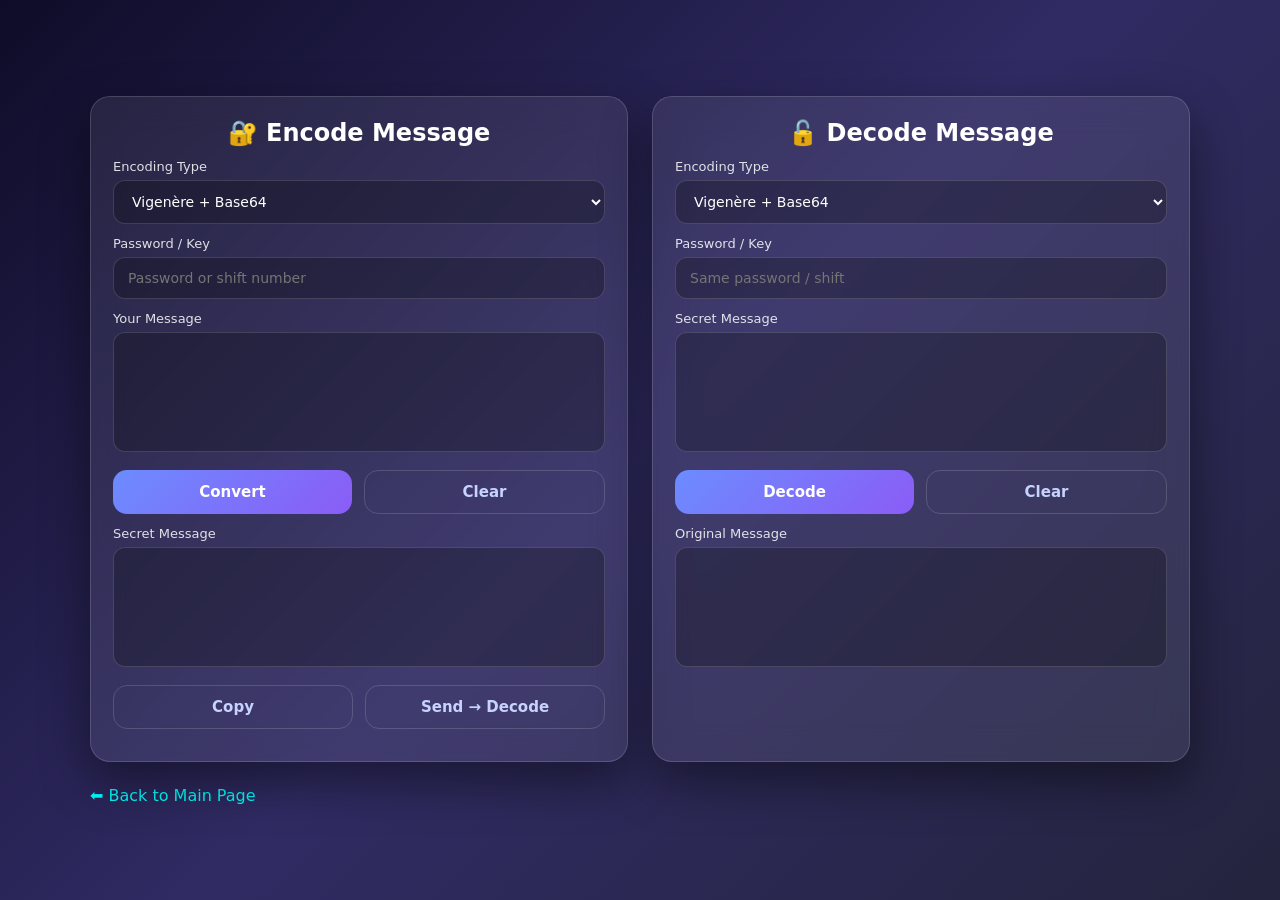
<file: pages/mesg-converter.html>
<!DOCTYPE html>
<html lang="en">

<head>
    <meta charset="UTF-8">
    <meta name="viewport" content="width=device-width, initial-scale=1.0">

    <link rel="canonical" href="https://adandev.is-a.dev/pages/mesg-converter">
    <title>Secret Language Converter</title>

    <style>
        :root {
            --bg1: #0f0c29;
            --bg2: #302b63;
            --bg3: #24243e;
            --glass: rgba(255, 255, 255, 0.08);
            --border: rgba(255, 255, 255, 0.15);
            --accent: #6c8cff;
            --success: #4ade80;
            --error: #fb7185;
        }

        * {
            box-sizing: border-box;
            font-family: "Poppins", system-ui, sans-serif;
        }

        body {
            min-height: 100vh;
            margin: 0;
            background: linear-gradient(135deg, var(--bg1), var(--bg2), var(--bg3));
            display: flex;
            justify-content: center;
            align-items: center;
            color: #fff;
        }

        .app {
            width: 95%;
            max-width: 1100px;
            display: grid;
            grid-template-columns: 1fr 1fr;
            gap: 24px;
        }

        .panel {
            background: var(--glass);
            backdrop-filter: blur(18px);
            border: 1px solid var(--border);
            border-radius: 20px;
            padding: 22px;
            box-shadow: 0 20px 50px rgba(0, 0, 0, 0.45);
            animation: slideUp .7s ease;
        }

        @keyframes slideUp {
            from {
                opacity: 0;
                transform: translateY(40px)
            }

            to {
                opacity: 1;
                transform: translateY(0)
            }
        }

        h2 {
            margin: 0 0 12px;
            font-weight: 600;
            text-align: center;
        }

        label {
            font-size: 13px;
            opacity: .85;
            display: block;
            margin-top: 12px;
        }

        input,
        textarea,
        select {
            width: 100%;
            margin-top: 6px;
            padding: 12px 14px;
            border-radius: 12px;
            border: 1px solid var(--border);
            background: rgba(0, 0, 0, 0.25);
            color: #fff;
            outline: none;
            font-size: 14px;
        }

        textarea {
            resize: none;
            min-height: 120px
        }

        .row {
            display: flex;
            gap: 12px;
            margin-top: 14px;
        }

        button {
            flex: 1;
            border: none;
            border-radius: 14px;
            padding: 12px;
            font-size: 15px;
            font-weight: 600;
            cursor: pointer;
            color: white;
            background: linear-gradient(135deg, #6c8cff, #8b5cf6);
            transition: .25s;
        }

        button:hover {
            transform: translateY(-3px) scale(1.03);
            box-shadow: 0 10px 30px rgba(0, 0, 0, .4);
        }

        button.ghost {
            background: transparent;
            border: 1px solid var(--border);
            color: #c7d2fe;
        }

        .status {
            margin-top: 10px;
            font-size: 13px;
            text-align: center;
        }

        .success {
            color: var(--success)
        }

        .error {
            color: var(--error)
        }

        @media(max-width:900px) {
            .app {
                grid-template-columns: 1fr
            }
        }
    </style>
</head>

<body>

    <div class="app">

        <!-- ENCODE -->
        <div class="panel">
            <h2>🔐 Encode Message</h2>

            <label>Encoding Type</label>
            <select id="encodeType">
                <option value="vigenere">Vigenère + Base64</option>
                <option value="caesar">Caesar Cipher</option>
                <option value="ascii">ASCII Codes</option>
            </select>

            <label>Password / Key</label>
            <input id="encodeKey" placeholder="Password or shift number">

            <label>Your Message</label>
            <textarea id="plain"></textarea>

            <div class="row">
                <button onclick="encode()">Convert</button>
                <button class="ghost" onclick="plain.value=''">Clear</button>
            </div>

            <label>Secret Message</label>
            <textarea id="cipher" readonly></textarea>

            <div class="row">
                <button class="ghost" onclick="copy(cipher)">Copy</button>
                <button class="ghost" onclick="move()">Send → Decode</button>
            </div>

            <div id="encodeStatus" class="status"></div>
        </div>

        <!-- DECODE -->
        <div class="panel">
            <h2>🔓 Decode Message</h2>

            <label>Encoding Type</label>
            <select id="decodeType">
                <option value="vigenere">Vigenère + Base64</option>
                <option value="caesar">Caesar Cipher</option>
                <option value="ascii">ASCII Codes</option>
            </select>

            <label>Password / Key</label>
            <input id="decodeKey" placeholder="Same password / shift">

            <label>Secret Message</label>
            <textarea id="cipherIn"></textarea>

            <div class="row">
                <button onclick="decode()">Decode</button>
                <button class="ghost" onclick="cipherIn.value=''">Clear</button>
            </div>

            <label>Original Message</label>
            <textarea id="result" readonly></textarea>

            <div id="decodeStatus" class="status"></div>
        </div>
        <div>
            <a href="../index.html" style="color:aqua; text-decoration: none;">⬅ Back to Main Page</a>
        </div>
    </div>

    <script>
        const encStatus = document.getElementById("encodeStatus");
        const decStatus = document.getElementById("decodeStatus");

        const b64e = s => btoa(unescape(encodeURIComponent(s)));
        const b64d = s => decodeURIComponent(escape(atob(s)));

        function encode() {
            try {
                let t = plain.value;
                let k = encodeKey.value;
                let type = encodeType.value;
                if (!t) throw "Message missing";

                let out = "";
                if (type === "vigenere") {
                    if (!k) throw "Password required";
                    for (let i = 0; i < t.length; i++)
                        out += String.fromCharCode(t.charCodeAt(i) + k.charCodeAt(i % k.length));
                    out = b64e(out);
                }
                else if (type === "caesar") {
                    let s = +k || 0;
                    out = t.replace(/[a-z]/gi, c => {
                        let b = c <= 'Z' ? 65 : 97;
                        return String.fromCharCode((c.charCodeAt(0) - b + s) % 26 + b);
                    });
                }
                else {
                    out = [...t].map(c => c.charCodeAt(0)).join(" ");
                }
                cipher.value = out;
                encStatus.innerHTML = "<span class='success'>✔ Converted</span>";
            } catch (e) {
                encStatus.innerHTML = "<span class='error'>✖ " + e + "</span>";
            }
        }

        function decode() {
            try {
                let t = cipherIn.value;
                let k = decodeKey.value;
                let type = decodeType.value;
                if (!t) throw "Secret missing";

                let out = "";
                if (type === "vigenere") {
                    if (!k) throw "Password required";
                    t = b64d(t);
                    for (let i = 0; i < t.length; i++)
                        out += String.fromCharCode(t.charCodeAt(i) - k.charCodeAt(i % k.length));
                }
                else if (type === "caesar") {
                    let s = +k || 0;
                    out = t.replace(/[a-z]/gi, c => {
                        let b = c <= 'Z' ? 65 : 97;
                        return String.fromCharCode((c.charCodeAt(0) - b - s + 26) % 26 + b);
                    });
                }
                else {
                    out = t.split(/\s+/).map(n => String.fromCharCode(+n)).join("");
                }
                result.value = out;
                decStatus.innerHTML = "<span class='success'>✔ Decoded</span>";
            } catch (e) {
                decStatus.innerHTML = "<span class='error'>✖ Failed</span>";
            }
        }

        function copy(el) {
            navigator.clipboard.writeText(el.value);
            alert("Copied!");
        }
        function move() {
            cipherIn.value = cipher.value;
            decodeType.value = encodeType.value;
        }
    </script>

</body>

</html>
</file>
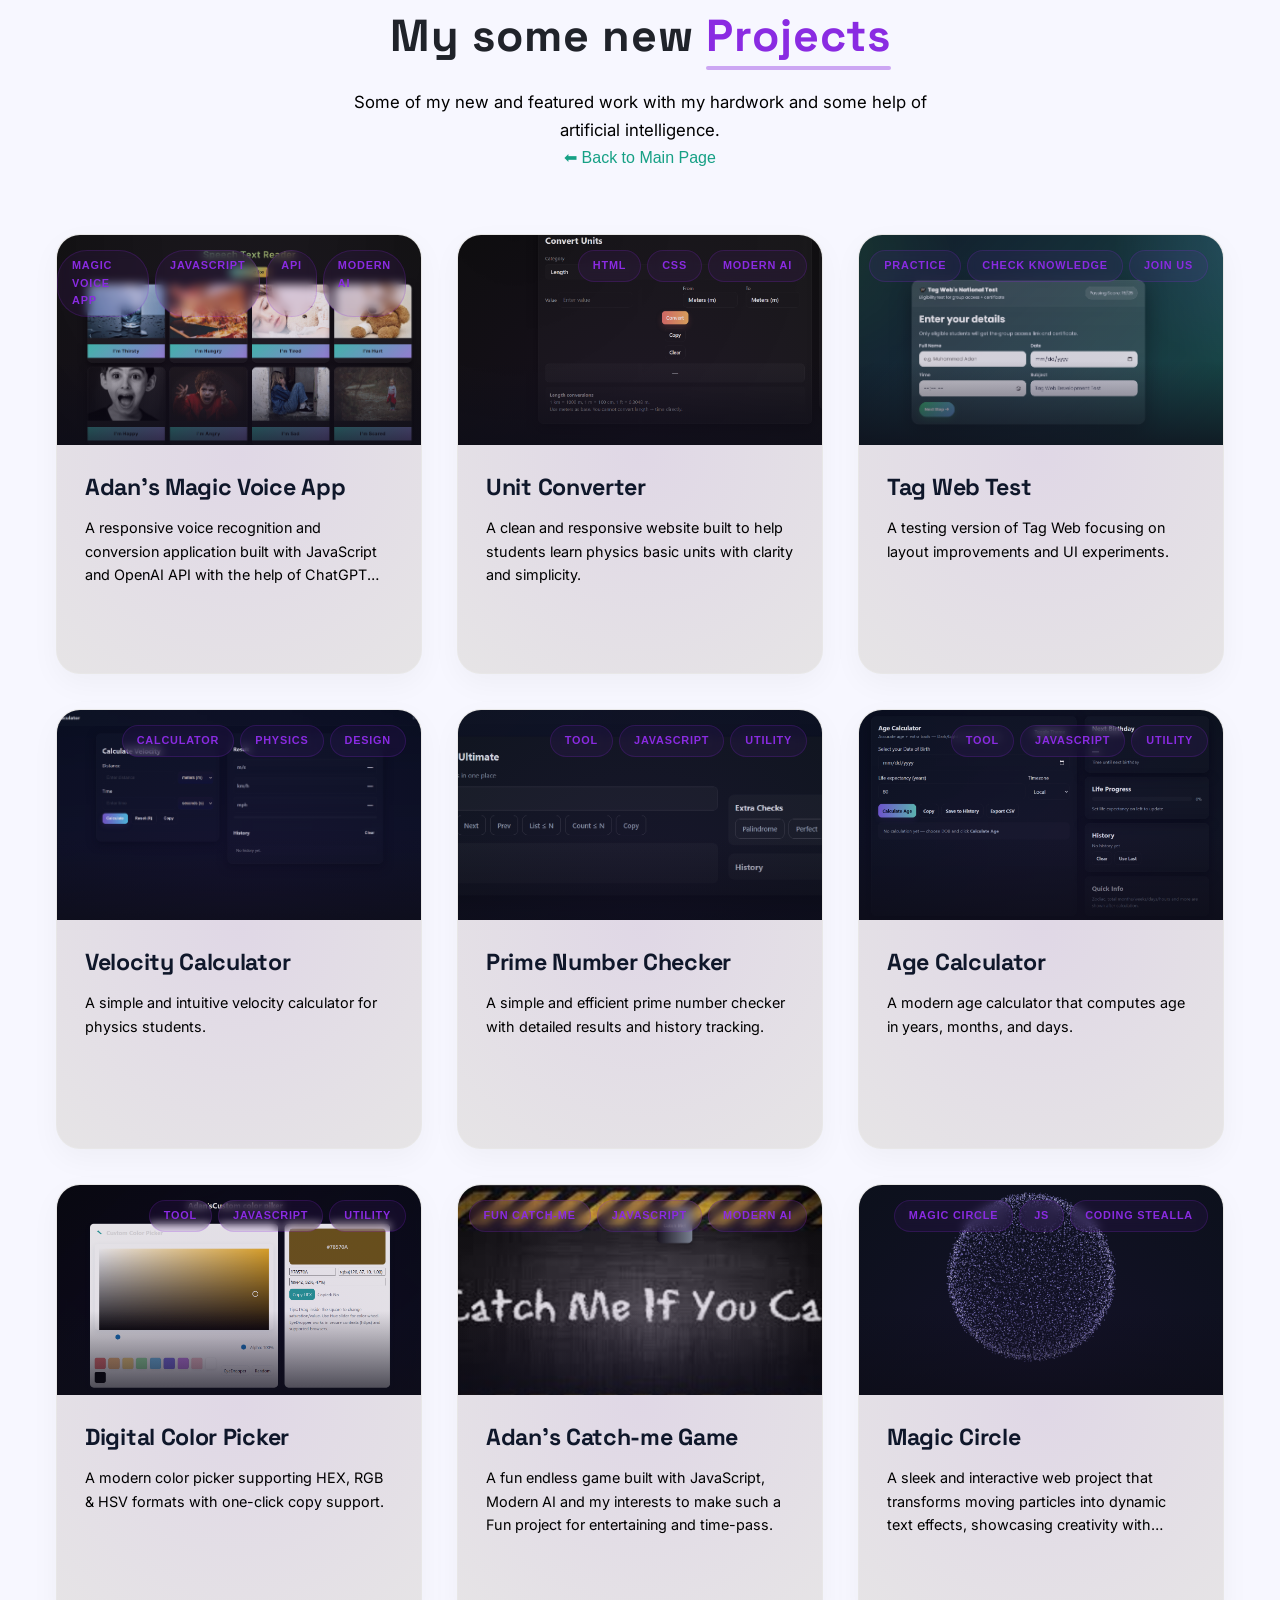
<file: pages/more-projects.html>
<!doctype html>
<html lang="en">

<head>
    <meta charset="UTF-8" />
    <meta name="viewport" content="width=device-width, initial-scale=1.0" />
    <link rel="stylesheet" href="../css/res.css" />
    <link rel="stylesheet" href="https://cdnjs.cloudflare.com/ajax/libs/font-awesome/6.5.1/css/all.min.css"
        integrity="sha512-y6L9..." crossorigin="anonymous" referrerpolicy="no-referrer" />
    <link rel="canonical" href="https://adandev.is-a.dev/pages/more-projects.html">

    <link rel="icon" type="image/x-icon" href="../images/All-projects.png" />
    <title>More Projects</title>
</head>

<body>
    <!-- Projects Section -->
    <section id="projects">
        <div class="container">
            <div class="projects-header-reveal">
                <h2 class="projects-title">
                    My some new
                    <span>Projects</span>
                </h2>
                <p class="section-subtitle">
                    Some of my new and featured work with my hardwork and some help of
                    artificial intelligence.
                </p>

                <a href="https://adandev.is-a.dev/" style="color: #16a085; text-decoration: none">⬅ Back to Main
                    Page</a>
            </div>

            <div class="projects-grid">
                <div class="project-card reveal">
                    <div class="project-img">
                        <img src="../images/magic-voice.png" alt="Adan's Magic-voice App" />
                    </div>
                    <div class="project-content">
                        <div class="project-tags">
                            <span class="tag">Magic Voice App</span>
                            <span class="tag">JavaScript</span>
                            <span class="tag">API</span>
                            <span class="tag">Modern AI</span>
                        </div>
                        <h3 class="project-title">Adan's Magic Voice App</h3>
                        <p class="project-desc">
                            A responsive voice recognition and conversion application built
                            with JavaScript and OpenAI API with the help of ChatGPT and also
                            my efforts to make it more attractive and responsive.
                        </p>
                        <div class="project-links">
                            <a href="https://magic-voice.vercel.app/" class="project-link" target="_blank"
                                rel="noopener noreferrer"><i class="fas fa-external-link-alt"></i>Live Demo</a>
                            <a href="https://github.com/adansuhailch-cell/Magic-voice.git" class="project-link"
                                target="_blank" rel="noopener noreferrer"><i class="fab fa-github"></i>Code</a>
                        </div>
                    </div>
                </div>

                <!-- Project 1 -->
                <div class="project-card reveal">
                    <div class="project-img">
                        <img src="../images/Unit-converter.png" alt="Unit Converter" />
                    </div>
                    <div class="project-content">
                        <div class="project-tags">
                            <span class="tag">HTML</span>
                            <span class="tag">CSS</span>
                            <span class="tag">Modern AI</span>
                        </div>
                        <h3 class="project-title">Unit Converter</h3>
                        <p class="project-desc">
                            A clean and responsive website built to help students learn
                            physics basic units with clarity and simplicity.
                        </p>
                        <div class="project-links">
                            <a href="https://unit-pro-converter.vercel.app/" class="project-link" target="_blank"
                                rel="noopener noreferrer"><i class="fas fa-external-link-alt"></i> Live Demo</a>
                            <a href="https://github.com/adansuhailch-cell/Unit-converter.git" class="project-link"
                                target="_blank" rel="noopener noreferrer"><i class="fab fa-github"></i> Code</a>
                        </div>
                    </div>
                </div>

                <!-- Project 2 -->
                <div class="project-card reveal">
                    <div class="project-img">
                        <img src="../assets/tag-web-test.png" alt="Tag Web Test" />
                    </div>
                    <div class="project-content">
                        <div class="project-tags">
                            <span class="tag">Practice</span>
                            <span class="tag">check Knowledge</span>
                            <span class="tag">join us</span>
                        </div>
                        <h3 class="project-title">Tag Web Test</h3>
                        <p class="project-desc">
                            A testing version of Tag Web focusing on layout improvements and
                            UI experiments.
                        </p>
                        <div class="project-links">
                            <a href="https://tag-web-digitaltest.netlify.app/" class="project-link" target="_blank"
                                rel="noopener noreferrer"><i class="fas fa-external-link-alt"></i> Live Demo</a>
                            <a href="https://github.com/adansuhailch-cell/Tag-web-digitaltest.git" class="project-link"
                                target="_blank" rel="noopener noreferrer"><i class="fab fa-github"></i> Code</a>
                        </div>
                    </div>
                </div>

                <!-- Project 3 -->
                <div class="project-card reveal">
                    <div class="project-img">
                        <img src="../images/Velocity-calculator.png" alt="Velocity Calculator" />
                    </div>
                    <div class="project-content">
                        <div class="project-tags">
                            <span class="tag">Calculator</span>
                            <span class="tag">Physics</span>
                            <span class="tag">Design</span>
                        </div>
                        <h3 class="project-title">Velocity Calculator</h3>
                        <p class="project-desc">
                            A simple and intuitive velocity calculator for physics students.
                        </p>
                        <div class="project-links">
                            <a href="https://velocity-pro-calculator.vercel.app/" class="project-link" target="_blank"
                                rel="noopener noreferrer"><i class="fas fa-external-link-alt"></i> Live Demo</a>
                            <a href="https://github.com/adansuhailch-cell/Velocity-calculator.git" class="project-link"
                                target="_blank" rel="noopener noreferrer"><i class="fab fa-github"></i> Code</a>
                        </div>
                    </div>
                </div>

                <!-- Project 4 -->
                <div class="project-card reveal">
                    <div class="project-img">
                        <img src="../images/prime-number.png" alt="Prime Number Checker" />
                    </div>
                    <div class="project-content">
                        <div class="project-tags">
                            <span class="tag">Tool</span>
                            <span class="tag">JavaScript</span>
                            <span class="tag">Utility</span>
                        </div>
                        <h3 class="project-title">Prime Number Checker</h3>
                        <p class="project-desc">
                            A simple and efficient prime number checker with detailed
                            results and history tracking.
                        </p>
                        <div class="project-links">
                            <a href="https://amazing-prime-number-checker.vercel.app/" class="project-link"
                                target="_blank" rel="noopener noreferrer"><i class="fas fa-external-link-alt"></i> Live
                                Demo</a>
                            <a href="https://github.com/adansuhailch-cell/Prime-number-checker.git" class="project-link"
                                target="_blank" rel="noopener noreferrer"><i class="fab fa-github"></i> Code</a>
                        </div>
                    </div>
                </div>

                <div class="project-card reveal">
                    <div class="project-img">
                        <img src="../images/agecalculator.png" alt="Age Calculator" />
                    </div>
                    <div class="project-content">
                        <div class="project-tags">
                            <span class="tag">Tool</span>
                            <span class="tag">JavaScript</span>
                            <span class="tag">Utility</span>
                        </div>
                        <h3 class="project-title">Age Calculator</h3>
                        <p class="project-desc">
                            A modern age calculator that computes age in years, months, and
                            days.
                        </p>
                        <div class="project-links">
                            <a href="https://amazing-age-calculator.vercel.app/" class="project-link" target="_blank"
                                rel="noopener noreferrer"><i class="fas fa-external-link-alt"></i> Live Demo</a>
                            <a href="https://github.com/adansuhailch-cell/Age-calculator.git" class="project-link"
                                target="_blank" rel="noopener noreferrer"><i class="fab fa-github"></i> Code</a>
                        </div>
                    </div>
                </div>

                <div class="project-card reveal">
                    <div class="project-img">
                        <img src="../images/color-piker.png" alt="Digital Color Picker" />
                    </div>
                    <div class="project-content">
                        <div class="project-tags">
                            <span class="tag">Tool</span>
                            <span class="tag">JavaScript</span>
                            <span class="tag">Utility</span>
                        </div>
                        <h3 class="project-title">Digital Color Picker</h3>
                        <p class="project-desc">
                            A modern color picker supporting HEX, RGB & HSV formats with
                            one-click copy support.
                        </p>
                        <div class="project-links">
                            <a href="https://amazing-color-picker.vercel.app/" class="project-link" target="_blank"
                                rel="noopener noreferrer"><i class="fas fa-external-link-alt"></i> Live Demo</a>
                            <a href="https://github.com/adansuhailch-cell/Color-picker.git" class="project-link"
                                target="_blank" rel="noopener noreferrer"><i class="fab fa-github"></i> Code</a>
                        </div>
                    </div>
                </div>

                <!-- Project 6 -->
                <div class="project-card reveal">
                    <div class="project-img">
                        <img src="../images/Carch-me.png" alt="Carch-me Project game" />
                    </div>
                    <div class="project-content">
                        <div class="project-tags">
                            <span class="tag">Fun Catch-me</span>
                            <span class="tag">JavaScript</span>
                            <span class="tag">Modern AI</span>
                        </div>
                        <h3 class="project-title">Adan's Catch-me Game</h3>
                        <p class="project-desc">
                            A fun endless game built with JavaScript, Modern AI and my
                            interests to make such a Fun project for entertaining and
                            time-pass.
                        </p>
                        <div class="project-links">
                            <a href="https://dareto-catch-me.vercel.app/" class="project-link" target="_blank"
                                rel="noopener noreferrer"><i class="fas fa-external-link-alt"></i> Live Demo</a>
                            <a href="https://github.com/adansuhailch-cell/Catch-me.git" class="project-link"
                                target="_blank" rel="noopener noreferrer"><i class="fab fa-github"></i>
                                Code</a>
                        </div>
                    </div>
                </div>

                <!-- Project 1 -->
                <div class="project-card reveal">
                    <div class="project-img">
                        <img src="../images/circle.png" alt="Magic Circle" />
                    </div>
                    <div class="project-content">
                        <div class="project-tags">
                            <span class="tag">Magic Circle</span>
                            <span class="tag">JS</span>
                            <span class="tag">Coding Stealla</span>
                        </div>
                        <h3 class="project-title">Magic Circle</h3>
                        <p class="project-desc">A sleek and interactive web project that transforms moving
                            particles into dynamic text effects, showcasing creativity with
                            efficient performance. Designed to deliver a modern digital
                            experience with responsive design and smooth transitions by <a
                                href="https://codingstella.com/" style="color: black;">codingstella.com</a>.
                            <br>
                            <span class="tag">Tip</span>:For better view tilt the screen horizontally.
                        </p>
                        <div class="project-links">
                            <a href="https://magic-particles-animation.netlify.app/" class="project-link"
                                target="_blank" rel="noopener noreferrer"><i class="fas fa-external-link-alt"></i> Live
                                Demo</a>
                            <a href="https://github.com/adansuhailch-cell/particles-to-textanimation.git"
                                class="project-link" target="_blank" rel="noopener noreferrer"><i
                                    class="fab fa-github"></i> Code</a>
                        </div>
                    </div>
                </div>
            </div>
        </div>
    </section>
</body>

</html>
</file>
<file: css/res.css>
@import url(https://fonts.googleapis.com/css?family=Space+Grotesk:300,regular,500,600,700);
@import url(https://fonts.googleapis.com/css?family=Inter:100,200,300,regular,500,600,700,800,900,100italic,200italic,300italic,italic,500italic,600italic,700italic,800italic,900italic);

*,
*::before,
*::after {
  box-sizing: border-box;
}

:root {
  /* Colors */
  --bg-surface: #010125;

  --primary: #8b5cf6;

  --text-muted: #9ca3af;

  --border: rgba(255, 255, 255, 0.1);
}

* {
  margin: 0;
  padding: 0;
  box-sizing: border-box;
}

html {
  scroll-behavior: smooth;
}

body {
  background: #010125;
  color: #f5f5f5;
  font-family: "Inter", sans-serif;
  line-height: 1.6;
  padding-top: 80px;
}

h1,
h2,
h3 {
  font-family: "Space Grotesk", sans-serif;
}

/* Lading progresstartup */
/* ===== LOADER ===== */

#loader {
  position: fixed;
  inset: 0;
  background: #0d1117;
  z-index: 999999;
  display: flex;
  justify-content: center;
  align-items: center;
  overflow: hidden;
  transition: opacity 0.8s ease,
    visibility 0.8s ease;
}

#loader.hide {
  opacity: 0;
  visibility: hidden;
}

.loader-content {
  width: 90%;
  max-width: 500px;
  text-align: center;
  color: white;
  z-index: 2;
}

/* Logo */

.logo-name {
  font-size: 4rem;
  font-weight: 800;
  letter-spacing: 6px;
  color: #00d4ff;
  animation: glow 2s infinite alternate;
}

@keyframes glow {
  from {
    text-shadow: 0 0 10px #00d4ff;
  }

  to {
    text-shadow:
      0 0 20px #00d4ff,
      0 0 40px #00d4ff;
  }
}

/* Terminal */

.terminal {
  background: rgba(255, 255, 255, 0.05);

  backdrop-filter: blur(15px);

  border: 1px solid rgba(255, 255, 255, 0.1);

  border-radius: 16px;

  margin: 30px 0;

  overflow: hidden;
}

.terminal-header {
  display: flex;
  gap: 8px;

  padding: 15px;

  background: rgba(255, 255, 255, 0.05);
}

.terminal-header span {
  width: 12px;
  height: 12px;
  border-radius: 50%;
}

.terminal-header span:nth-child(1) {
  background: #ff5f57;
}

.terminal-header span:nth-child(2) {
  background: #febc2e;
}

.terminal-header span:nth-child(3) {
  background: #28c840;
}

.terminal-body {
  padding: 20px;

  text-align: left;

  font-family: monospace;
}

.typing-line {
  opacity: 0;

  margin: 10px 0;

  animation: fadeIn 0.5s forwards;
}

.typing-line:nth-child(1) {
  animation-delay: 0.2s;
}

.typing-line:nth-child(2) {
  animation-delay: 0.5s;
}

.typing-line:nth-child(3) {
  animation-delay: 0.8s;
}

.typing-line:nth-child(4) {
  animation-delay: 1.1s;
}

@keyframes fadeIn {
  to {
    opacity: 1;
  }
}

/* Progress */

.progress-wrapper {
  height: 8px;

  background: rgba(255, 255, 255, 0.1);

  border-radius: 30px;

  overflow: hidden;
}

.progress-bar {
  width: 0%;

  height: 100%;

  border-radius: 30px;

  background: linear-gradient(90deg,
      #00d4ff,
      #0099ff);
}

.percentage {
  margin-top: 15px;

  font-weight: bold;

  color: #00d4ff;
}

/* Particles */

.particles::before,
.particles::after {
  content: "";

  position: absolute;

  width: 300px;
  height: 300px;

  border-radius: 50%;

  background: rgba(0, 212, 255, 0.08);

  filter: blur(80px);

  animation: float 8s infinite ease-in-out;
}

.particles::before {
  top: -100px;
  left: -100px;
}

.particles::after {
  bottom: -100px;
  right: -100px;
}

@keyframes float {

  0%,
  100% {
    transform: translateY(0);
  }

  50% {
    transform: translateY(-40px);
  }

}

/* end of loading animation */

.vertical-tittle {
  font-family: "Space Grotesk", sans-serif;
}

.vertical-desc {
  font-family: "Inter", sans-serif;
}

.project-desc {
  font-family: "Inter", sans-serif;
}

p {
  font-family: "Inter", sans-serif;
}

html,
body {
  margin: 0;
  padding: 0;
  box-sizing: border-box;
  width: 100%;
  overflow-x: clip;
  /* better than hidden */
}

.left {
  display: flex;
  align-items: center;
  gap: 12px;
  color: white;
  font-size: 18px;
  font-weight: 600;
  cursor: pointer;
}

.logo {
  width: 42px;
  height: 42px;
  object-fit: contain;
  transition: all 0.4s ease;
  border-radius: 6px;
}

/* text animation */
.left span {
  position: relative;
  transition: color 0.4s ease;
}

/* underline animation */
.left span::after {
  content: "";
  position: absolute;
  left: 0;
  bottom: -4px;
  width: 0;
  height: 2px;
  background: linear-gradient(90deg, #7f5cff, #b084ff);
  transition: width 0.4s ease;
}

/* 🔥 HOVER EFFECT */
.left:hover .logo {
  transform: rotate(-8deg) scale(1.15);
  filter: drop-shadow(0 0 10px rgba(127, 92, 255, 0.8));
}

.left:hover span {
  color: #b084ff;
}

.left:hover span::after {
  width: 100%;
}

@keyframes float {
  0% {
    transform: translateY(0);
  }

  50% {
    transform: translateY(-4px);
  }

  100% {
    transform: translateY(0);
  }
}

.logo {
  animation: float 3s ease-in-out infinite;
}

/* Mobile devices */
@media (max-width: 768px) {

  .left:active .logo,
  .left:focus .logo {
    transform: scale(1.15);
    filter: drop-shadow(0 0 12px rgba(127, 92, 255, 0.8));
  }

  .left:active span,
  .left:focus span {
    color: #b084ff;
  }

  .left:active span::after,
  .left:focus span::after {
    width: 100%;
  }
}

@media (max-width: 768px) {
  .logo {
    filter: drop-shadow(0 0 8px rgba(127, 92, 255, 0.5));
  }
}

/* Navbar */
nav {
  display: flex;
  justify-content: space-between;
  align-items: center;
  padding: 0 6vw;
  height: auto;
  min-height: 80px;
  background: #0b0b45;
  flex-wrap: wrap;
  position: fixed;
  top: 0;
  left: 0;
  width: 100%;
  z-index: 999;
}

@media (max-width: 768px) {

  nav,
  .firstsection,
  .services,
  .projects,
  main hr {
    padding-left: 4vw;
    padding-right: 4vw;
  }
}

.left {
  font-size: 1.4rem;
  font-weight: 600;
}

@media (max-width: 768px) {
  .left {
    font-size: 1rem;
    max-width: 100%;
    white-space: nowrap;
    overflow: hidden;
    text-overflow: ellipsis;
  }
}

nav ul {
  display: flex;
  gap: 22px;
  flex-wrap: wrap;
  justify-content: center;
}

nav ul li {
  list-style: none;
}

nav ul li a {
  text-decoration: none;
  color: #fff;
  font-size: 0.95rem;
}

nav ul li a:hover {
  color: #9c97f1;
}

.dev-logo {
  display: inline-flex;
  align-items: center;
  gap: 5px;
  font-family: 'poppins', sans-serif;
  font-weight: 900;
  font-size: 1.25em;
  color: #9c97f1;
  cursor: pointer;
}

.dev-logo svg {
  color: #9c97f1;
  transition: all 0.4s ease;
  width: 3.25rem;
  height: auto;

}

.dev-logo:hover svg {
  color: #b084ff;
  transform: scale(1.2);
}

/* Hamburger menu */
.hamburger {
  display: none;
  font-size: 1.5rem;
  background: none;
  border: none;
  color: white;
  position: absolute;
  top: 1rem;
  right: 1rem;
  cursor: pointer;
  z-index: 1001;
}

.rightsection {
  flex: 1;
  display: flex;
  justify-content: center;
  align-items: center;
}

.rightsection img {
  max-width: 380px;
  /* image ka max size */
  width: 100%;
  height: auto;
  object-fit: contain;
  border-radius: 20px;
  filter: drop-shadow(0 10px 25px rgba(0, 0, 0, 0.4));
}

@media (max-width: 768px) {

  .rightsection img {
    max-width: 250px;
    margin-top: 30px;
  }
}

/* Mobile styles */
@media (max-width: 768px) {
  .hamburger {
    display: block;
  }

  .right {
    display: none;
    flex-direction: row;
    gap: 16px;
    align-items: center;
    justify-content: center;
    position: fixed;
    top: 70px;
    left: 0;
    width: 100%;
    background: rgba(11, 11, 69, 0.95);
    padding: 12px 0;
    z-index: 999;
    border-top: 1px solid #9c97f1;
  }

  .right.active {
    display: flex;
  }

  .right li a {
    font-size: 1rem;
    padding: 6px 12px;
    border-radius: 6px;
    transition: background 0.3s ease;
  }

  .right li a:hover {
    background: #9c97f1;
    color: #0b0b45;
  }

  body:not(.darkmode) .right li a:hover {
    background-color: #1b2331;
    color: snow;
  }
}

body:not(.darkmode) .right.active {
  background-color: #e8e8e8;
}

/* ye css shuru ma header section ma jo js lgaya ha auto type us k liyay ha */
.typed-cursor {
  color: #bfc3ff;
  /* Aapka theme color */
  text-shadow: 0 0 10px #1e2167;
  font-weight: bold;
}

.firstsection {
  margin-top: 60px;
  display: flex;
  align-items: center;
  justify-content: space-between;
  padding: 70px 6vw;
  gap: 40px;
  flex-wrap: wrap;
}

.about {
  display: flex;
  justify-content: center;
  align-items: center;
  gap: 2rem;
  background: #010125;
  padding: 4rem 6vw;
  flex-wrap: wrap;
}

.about-img img {
  width: 70%;
  height: 25%;
  margin-left: 50px;
  max-width: 320px;
  border-radius: 1.5rem;
  box-shadow: 0 0 1rem rgba(0, 0, 0, 0.4);
}

.about-content {
  flex: 1 1 400px;
  color: #f5f5f5;
}

.about-content h2 {
  font-size: clamp(2rem, 5vw, 3rem);
  margin-bottom: 1rem;
  text-align: left;
}

.about-content h3 {
  font-size: 1.8rem;
  color: #9c97f1;
  margin-bottom: 1rem;
}

.about-content p {
  font-size: 1.05rem;
  line-height: 1.6;
  margin-bottom: 2rem;
}

.about-content .btn {
  padding: 12px 24px;
  background: #1e2167;
  color: #fff;
  border-radius: 8px;
  text-decoration: none;
  font-weight: 600;
  transition: background 0.3s ease;
}

.firstsection .leftsection .buttons a {
  text-decoration: none;
  color: #fff;
}

.about-content .btn:hover {
  background: #2a2fa3;
}

body:not(.darkmode) .about {
  background-color: #eef2f6;
}

body:not(.darkmode) .about-content .btn {
  background: #6b7280;
  color: black;
}

/* Mobile Styles */
@media (max-width: 768px) {
  .about {
    flex-direction: column;
    text-align: center;
    padding: 3rem 4vw;
  }

  .about-content h2,
  .about-content h3 {
    text-align: center;
  }

  .about-content p {
    font-size: 1rem;
  }

  .about-img img {
    margin-bottom: 2rem;
  }
}

/* Services Section */
.services {
  padding: 60px 6vw;
  text-align: center;
}

.services h2 {
  font-size: clamp(2rem, 5vw, 3rem);
  margin-bottom: 3rem;
}

/* Wrapper to limit width */
.services-wrapper {
  max-width: 1200px;
  margin: 0 auto;
}

/* Container for flex layout */
.services-container {
  display: flex;
  justify-content: center;
  align-items: stretch;
  gap: 1.5rem;
  flex-wrap: wrap;
}

/* Individual service box */
.services-box {
  flex: 1 1 300px;
  max-width: 460px;
  background: #0b0b45;
  padding: 3rem 2rem 4rem;
  border-radius: 2rem;
  text-align: center;
  border: 0.2rem solid #9c97f1;
  transition: transform 0.3s ease;
}


body:not(.darkmode) .services-box {
  flex: 1 1 300px;
  max-width: 460px;
  padding: 3rem 2rem 4rem;
  border-radius: 2rem;
  text-align: center;
  background: #e7e6e6;
  border: 0.2rem solid var(--border);
  transition: transform 0.3s ease;
}


body:not(.darkmode) .services-box:hover {
  border-color: var(--text);
}

.services-box:hover {
  border-color: #33297e;
  transform: translateY(-8px);
}

.services-box h3 {
  color: #8e8bc7;
  margin-bottom: 1rem;
}

body:not(.darkmode) .services-box h3 {
  color: #0f1724;
  margin-bottom: 1rem;
}

body:not(.darkmode) .services-box .fa-solid {
  color: var(--text-muted);
}

.services-box p {
  font-size: 0.95rem;
  color: #f5f5f5;
  margin: 1rem 0 3rem;
}

/* Responsive */
@media (max-width: 768px) {
  .services-box {
    flex: 1 1 100%;
    max-width: 100%;
    padding-top: 15px;
    padding-bottom: 15px;
  }
}

.services-box i {
  font-size: 3rem;
  color: blueviolet;
}

.services-box h3 {
  font-size: 1.25rem;
}

.firstsection>div {
  flex: 1 1 400px;
}

.leftsection {
  font-family: "Space Grotesk", sans-serif;
  font-size: clamp(1.6rem, 3vw, 3rem);
}

.purple {
  color: blueviolet;
}

body:not(.darkmode) .purple {
  color: #8a2be2;
}

#element {
  color: blueviolet;
  font-weight: 600;
}

/* gpt buttons code */
.buttons {
  display: flex;
  gap: 18px;
  margin-top: 30px;
  perspective: 900px;
}

/* Button base */
.btn {
  width: 190px;
  max-width: 100%;
  height: 52px;
  border-radius: 14px;
  border: 2px solid #2b0a3d;
  background: linear-gradient(135deg, #5a189a, #370d5e);
  position: relative;
  cursor: pointer;
  transform-style: preserve-3d;
  transition:
    transform 0.35s ease,
    box-shadow 0.35s ease;
  box-shadow:
    0 10px 0 #32055a,
    0 18px 30px rgba(0, 0, 0, 0.35);
  overflow: hidden;
}

/* Anchor */
.btn a {
  width: 100%;
  height: 100%;
  display: flex;
  align-items: center;
  justify-content: center;
  text-decoration: none;
  color: #b582d3;
  font-size: 16px;
  font-weight: 600;
  position: relative;
  z-index: 2;
  text-align: center;
}

/* 3D base layer */
.btn::before {
  content: "";
  position: absolute;
  inset: 0;
  border-radius: inherit;
  background: linear-gradient(135deg, #9d4edd, #7b2cbf);
  transform: translateZ(-14px);
}

/* Light reflection */
.btn::after {
  content: "";
  position: absolute;
  top: -70%;
  left: -40%;
  width: 180%;
  height: 180%;
  background: linear-gradient(120deg,
      transparent 35%,
      rgba(255, 255, 255, 0.22),
      transparent 65%);
  transition: transform 0.6s ease;
}

/* Hover */
.btn:hover {
  transform: translateY(-6px) rotateX(14deg);
  box-shadow:
    0 16px 0 #12001f,
    0 28px 45px rgba(0, 0, 0, 0.45);
}

.btn:hover::after {
  transform: translateX(50%);
}

/* Click */
.btn:active {
  transform: translateY(3px);
  box-shadow:
    0 6px 0 #12001f,
    0 12px 20px rgba(0, 0, 0, 0.35);
}

@media (max-width: 768px) {
  .buttons {
    flex-direction: column;
    align-items: center;
    width: 100%;
  }

  .btn {
    width: 50%;
    max-width: 200px;
  }

  .btn:hover {
    transform: translateY(-6px);
    /* less tilt on mobile */
  }
}

/* light mode gpt buttons */
/* ============================= */
/* LIGHT MODE BUTTONS */
/* ============================= */
body:not(.darkmode) .btn {
  border: 2px solid var(--border);
  background: var(--card-bg);
  box-shadow:
    0 10px 0 var(--border),
    0 18px 30px rgba(0, 0, 0, 0.25);
}

body:not(.darkmode) .btn a {
  color: var(--text);
}

body:not(.darkmode) .btn::before {
  background: var(--bg);
}

body:not(.darkmode) .btn:hover {
  transform: translateY(-6px) rotateX(12deg);
  box-shadow:
    0 16px 0 var(--border),
    0 28px 45px rgba(0, 0, 0, 0.35);
}

body:not(.darkmode) .btn:active {
  transform: translateY(3px);
  box-shadow:
    0 6px 0 var(--border),
    0 12px 20px rgba(0, 0, 0, 0.25);
}

.service-btn {
  display: inline-flex;
  align-items: center;
  justify-content: center;
  margin-top: 18px;
  padding: 10px 26px;
  font-size: 14px;
  font-weight: 600;
  text-decoration: none;
  border-radius: 10px;
  position: relative;
  transform-style: preserve-3d;
  transition: all 0.3s ease;
  border: 1px solid transparent;
  cursor: pointer;
}

body:not(.darkmode) .service-btn {
  color: var(--text);
  background: var(--card-bg);
  border: 1px solid var(--border);
  box-shadow:
    0 6px 0 var(--border),
    0 12px 20px rgba(0, 0, 0, 0.2);
}

body:not(.darkmode) .service-btn::before {
  content: "";
  position: absolute;
  inset: 0;
  border-radius: inherit;
  background: var(--bg);
  transform: translateZ(-10px);
}

body:not(.darkmode) .service-btn:hover {
  transform: translateY(-4px);
  box-shadow:
    0 10px 0 var(--border),
    0 18px 30px rgba(0, 0, 0, 0.3);
}

body:not(.darkmode) .service-btn:active {
  transform: translateY(2px);
  box-shadow:
    0 4px 0 var(--border),
    0 8px 14px rgba(0, 0, 0, 0.2);
}

body.darkmode .service-btn {
  color: #e0aaff;
  background: linear-gradient(135deg, #5a189a, #240046);
  border: 1px solid #7b2cbf;
  box-shadow:
    0 6px 0 #12001f,
    0 12px 22px rgba(0, 0, 0, 0.6);
}

/* 3D base */
body.darkmode .service-btn::before {
  content: "";
  position: absolute;
  inset: 0;
  border-radius: inherit;
  background: linear-gradient(135deg, #9d4edd, #5a189a);
  transform: translateZ(-10px);
}

/* Hover */
body.darkmode .service-btn:hover {
  transform: translateY(-4px);
  box-shadow:
    0 10px 0 #0b0014,
    0 18px 30px rgba(0, 0, 0, 0.7);
}

/* Press */
body.darkmode .service-btn:active {
  transform: translateY(2px);
  box-shadow:
    0 4px 0 #0b0014,
    0 8px 14px rgba(0, 0, 0, 0.6);
}

/* gpt start code */
/* BUTTONS WRAPPER */
.buttons {
  display: flex;
  gap: 18px;
  margin-top: 30px;
  perspective: 900px;
}

.btn {
  width: 190px;
  max-width: 100%;
  height: 52px;
  border-radius: 14px;
  border: 2px solid #2b0a3d;
  position: relative;
  cursor: pointer;
  transform-style: preserve-3d;
  transition:
    transform 0.35s ease,
    box-shadow 0.35s ease;
  overflow: hidden;
}

/* Anchor inside button */
.btn a {
  width: 100%;
  height: 100%;
  display: flex;
  align-items: center;
  justify-content: center;
  text-decoration: none;
  font-size: 16px;
  font-weight: 600;
  position: relative;
  z-index: 2;
  text-align: center;
}

/* 3D base layer */
.btn::before {
  content: "";
  position: absolute;
  inset: 0;
  border-radius: inherit;
  transform: translateZ(-12px);
  transition: all 0.3s ease;
}

/* Light reflection */
.btn::after {
  content: "";
  position: absolute;
  top: -70%;
  left: -40%;
  width: 180%;
  height: 180%;
  background: linear-gradient(120deg,
      transparent 35%,
      rgba(255, 255, 255, 0.25),
      transparent 65%);
  transition: transform 0.6s ease;
  background: linear-gradient(135deg, #5a189a, #240046);
}

/* Hover / Press */
.btn:hover {
  transform: translateY(-6px) rotateX(12deg);
}

.btn:hover::after {
  transform: translateX(50%);
}

.btn:active {
  transform: translateY(3px);
}

/* RESPONSIVE */
@media (max-width: 768px) {
  .buttons {
    flex-direction: column;
    align-items: center;
    width: 100%;
  }

  .btn {
    width: 50%;
    max-width: 200px;
  }

  .btn:hover {
    transform: translateY(-4px);
  }
}

/* LIGHT MODE 3D BUTTONS */
body:not(.darkmode) .btn {
  background: linear-gradient(135deg, var(--card-bg), var(--bg));
  border: 2px solid var(--border);
  box-shadow:
    0 6px 0 var(--border),
    0 12px 22px rgba(0, 0, 0, 0.2);
}

body:not(.darkmode) .btn a {
  color: var(--text);
}

/* 3D base */
body:not(.darkmode) .btn::before {
  background: linear-gradient(135deg, var(--text-muted), var(--text));
}

body:not(.darkmode) .btn::after {
  background:
    linear-gradient(135deg, var(--text-muted), var(--card-bg)),
    transparent 65%;
}

/* Hover */
body:not(.darkmode) .btn:hover {
  box-shadow:
    0 12px 0 var(--text-muted),
    0 22px 40px rgba(0, 0, 0, 0.25);
}

/* Press */
body:not(.darkmode) .btn:active {
  box-shadow:
    0 4px 0 var(--text-muted),
    0 8px 14px rgba(0, 0, 0, 0.2);
}

/* ====================================== */
/* SERVICE BUTTONS */
.service-btn {
  display: inline-flex;
  align-items: center;
  justify-content: center;
  margin-top: 18px;
  padding: 10px 26px;
  font-size: 14px;
  font-weight: 600;
  text-decoration: none;
  border-radius: 10px;
  position: relative;
  transform-style: preserve-3d;
  transition: all 0.3s ease;
  border: 1px solid transparent;
  cursor: pointer;
}

body:not(.darkmode) .service-btn {
  color: var(--text);
  background: linear-gradient(135deg, var(--text-muted), var(--card-bg));
  border: 1px solid var(--border);
  box-shadow:
    0 6px 0 var(--border),
    0 12px 20px rgba(0, 0, 0, 0.15);
}

body:not(.darkmode) .service-btn::before {
  content: "";
  position: absolute;
  inset: 0;
  border-radius: inherit;
  background: linear-gradient(135deg, var(--text), var(--text-muted));
  transform: translateZ(-10px);
}

body:not(.darkmode) .service-btn:hover {
  transform: translateY(-4px);
  box-shadow:
    0 10px 0 var(--text-muted),
    0 18px 30px rgba(0, 0, 0, 0.2);
}

body:not(.darkmode) .service-btn:active {
  transform: translateY(2px);
  box-shadow:
    0 4px 0 var(--text-muted),
    0 8px 14px rgba(0, 0, 0, 0.15);
}

/* end gpt buttons code */

/* hr line */
main hr {
  border: none;
  height: 1px;
  background: #9c97f1;
  margin: 40px 6vw;
}

/* experience section */
.secondsection {
  max-width: 1200px;
  margin: auto;
  padding: 40px 6vw;
}

.text-gray {
  color: gray;
  font-size: 0.9rem;
}

.secondsection h1 {
  font-size: clamp(1.8rem, 3vw, 2.6rem);
  margin-bottom: 40px;
}

.secondsection .box {
  display: flex;
  justify-content: space-between;
  gap: 40px;
  position: relative;
  flex-wrap: wrap;
}

.secondsection .box::before {
  content: "";
  position: absolute;
  top: 25px;
  left: 0;
  right: 0;
  height: 2px;
  background: #f5f5f5;
}

.vertical-lines {
  position: relative;
  width: 220px;
  padding-top: 85px;
}

.vertical-lines::before {
  content: "";
  position: absolute;
  top: 25px;
  left: 50%;
  transform: translateX(-50%);
  width: 2px;
  height: 60px;
  background: #fff;
}

.image-top {
  width: 50px;
  position: absolute;
  top: -23px;
  left: 50%;
  transform: translateX(-50%);
}

.vertical-tittle {
  font-size: 0.95rem;
  font-weight: 600;
  margin-bottom: 8px;
}

.vertical-desc {
  font-size: 0.8rem;
  color: #ccc;
}

/* projects */
/* Projects Header */
/* .projects-header-reveal {
  text-align: center;
  margin-bottom: 4rem;
}

.projects-title {
  font-size: 2.8rem;
  font-weight: 800;
  color: #fff;
  letter-spacing: 1px;
}

.projects-title span {
  color: blueviolet;
  position: relative;
}

.projects-title span::after {
  content: "";
  position: absolute;
  left: 0;
  bottom: -6px;
  width: 100%;
  height: 4px;
  background: blueviolet;
  border-radius: 10px;
  opacity: 0.4;
}

.section-subtitle {
  max-width: 600px;
  margin: 1rem auto 0;
  font-size: 1.05rem;
  color: #bdbdbd;
  line-height: 1.7;
}
.projects-grid {
  display: grid;
  grid-template-columns: repeat(auto-fill, minmax(320px, 1fr));
  gap: 30px;
}

.project-card {
  background: #1c1c2b;
  border-radius: 20px;
  overflow: hidden;
  border: 1px solid rgba(255, 255, 255, 0.08);
  transition: 0.4s;
}

.project-card:hover {
  transform: translateY(-10px);
  box-shadow: 0 0 1.5rem rgba(0, 0, 0, 0.5);
  border-color: blueviolet;
}

body:not(.darkmode) .project-card:hover {
  border-color: var(--text);
}

.project-img {
  height: 200px;
  width: 100%;
  overflow: hidden;
}

.project-img img {
  width: 100%;
  height: 100%;
  object-fit: cover;
  transition: transform 0.5s;
}

.project-card:hover .project-img img {
  transform: scale(1.1);
}

.project-content {
  padding: 25px;
  text-align: left;
}

.project-tags {
  display: flex;
  gap: 10px;
  flex-wrap: wrap;
  margin-bottom: 15px;
}

.tag {
  font-size: 0.75rem;
  padding: 4px 12px;
  border-radius: 20px;
  background: rgba(138, 43, 226, 0.15);
  color: blueviolet;
  font-weight: 600;
}

body:not(.darkmode) .tag {
  background-color: var(--text-muted);
  color: #010125;
}

.project-title {
  font-size: 1.3rem;
  margin-bottom: 10px;
  color: white;
}

body:not(.darkmode) .project-title {
  font-size: 1.4rem;
  margin-bottom: 11px;
  color: var(--bg-surface);
}

.project-desc {
  font-size: 0.95rem;
  color: #ccc;
  margin-bottom: 20px;
}

.project-links {
  display: flex;
  gap: 15px;
}

.project-link {
  font-size: 0.9rem;
  font-weight: 600;
  color: blueviolet;
  display: flex;
  align-items: center;
  gap: 6px;
}

.project-link:hover {
  text-decoration: underline;
}

body:not(.darkmode) .project-link:hover {
  text-decoration: underline;
  color: var(--text-muted);
} */

/* --- Projects Section Upgraded --- */
/* --- Ultra-Modern Project Section Setup --- */
.projects-header-reveal {
  text-align: center;
  margin-bottom: 4rem;
}

.projects-title {
  font-size: 2.8rem;
  font-weight: 800;
  color: #fff;
  letter-spacing: 1px;
}

.projects-title span {
  color: blueviolet;
  position: relative;
}

.projects-title span::after {
  content: "";
  position: absolute;
  left: 0;
  bottom: -6px;
  width: 100%;
  height: 4px;
  background: blueviolet;
  border-radius: 10px;
  opacity: 0.4;
}

.section-subtitle {
  max-width: 600px;
  margin: 1rem auto 0;
  font-size: 1.05rem;
  color: #bdbdbd;
  line-height: 1.7;
}

:root {
  --neon-purple: #8a2be2;
  --neon-glow: rgba(138, 43, 226, 0.4);
  --card-bg-dark: rgba(13, 13, 24, 0.75);
  --card-border-dark: rgba(255, 255, 255, 0.05);
}

.projects-grid {
  display: grid;
  grid-template-columns: repeat(auto-fill, minmax(340px, 1fr));
  gap: 35px;
}

/* Futuristic Frameless Card Base */
.project-card {
  position: relative;
  background: var(--card-bg-dark);
  border-radius: 24px;
  border: 1px solid var(--card-border-dark);
  overflow: hidden;
  backdrop-filter: blur(20px);
  -webkit-backdrop-filter: blur(20px);
  display: flex;
  flex-direction: column;
  height: 440px;
  /* Uniform Fixed Height for Layout Consistency */
  transition: transform 0.5s cubic-bezier(0.25, 1, 0.5, 1),
    border-color 0.5s ease,
    box-shadow 0.5s ease;
}

/* Cyber Shadow & Subtle Lifting */
.project-card:hover {
  transform: translateY(-12px) scale(1.02);
  border-color: rgba(138, 43, 226, 0.5);
  box-shadow: 0 30px 60px rgba(0, 0, 0, 0.6),
    0 0 40px rgba(138, 43, 226, 0.25);
}

/* Ambient Inner Light Glow */
.project-card::before {
  content: '';
  position: absolute;
  top: 0;
  left: 0;
  width: 100%;
  height: 100%;
  background: radial-gradient(800px circle at var(--mouse-x, 50%) var(--mouse-y, 50%), rgba(138, 43, 226, 0.08), transparent 40%);
  z-index: 1;
  pointer-events: none;
}

/* Cinematic Image Wrapper */
.project-img {
  position: relative;
  height: 210px;
  width: 100%;
  overflow: hidden;
}

.project-img::after {
  content: '';
  position: absolute;
  bottom: 0;
  left: 0;
  width: 100%;
  height: 40%;
  background: linear-gradient(to top, var(--card-bg-dark), transparent);
  z-index: 2;
}

.project-img img {
  width: 100%;
  height: 100%;
  object-fit: cover;
  filter: grayscale(20%) brightness(90%);
  transition: transform 0.7s cubic-bezier(0.25, 1, 0.5, 1), filter 0.5s ease;
}

.project-card:hover .project-img img {
  transform: scale(1.05);
  filter: grayscale(0%) brightness(100%);
}

/* Absolute Corner Floating Tags */
.project-tags {
  position: absolute;
  top: 15px;
  right: 15px;
  display: flex;
  gap: 6px;
  z-index: 10;
}

.tag {
  font-size: 0.68rem;
  font-weight: 700;
  padding: 6px 14px;
  border-radius: 30px;
  background: rgba(13, 13, 24, 0.8);
  color: #fff;
  border: 1px solid rgba(138, 43, 226, 0.4);
  backdrop-filter: blur(5px);
  letter-spacing: 0.8px;
  text-transform: uppercase;
}

/* Card Typography & Inner Content */
.project-content {
  padding: 24px 28px;
  text-align: left;
  display: flex;
  flex-direction: column;
  flex-grow: 1;
  z-index: 3;
}

.project-title {
  font-size: 1.45rem;
  color: #ffffff;
  font-weight: 800;
  margin-bottom: 10px;
  letter-spacing: -0.3px;
  transition: color 0.3s ease;
}


.project-desc {
  font-size: 0.9rem;
  color: #94a3b8;
  line-height: 1.6;
  margin-bottom: 0;
  display: -webkit-box;
  -webkit-line-clamp: 3;
  /* Automatically cuts extra lines elegantly */
  -webkit-box-orient: vertical;
  overflow: hidden;
}

/* Hidden Interactive Action Dock */
.project-links {
  position: absolute;
  bottom: 0;
  left: 0;
  width: 100%;
  display: flex;
  border-top: 1px solid rgba(255, 255, 255, 0.05);
  transform: translateY(100%);
  /* Hides off-screen initially */
  transition: transform 0.4s cubic-bezier(0.25, 1, 0.5, 1);
  z-index: 5;
}

.project-card:hover .project-links {
  transform: translateY(0);
  /* Slides up perfectly on hover */
}

.project-link {
  width: 50%;
  padding: 16px;
  font-size: 0.85rem;
  font-weight: 700;
  text-align: center;
  text-decoration: none;
  display: inline-flex;
  align-items: center;
  justify-content: center;
  gap: 8px;
  letter-spacing: 0.5px;
  transition: all 0.3s ease;
}

.project-link.demo-btn {
  background: var(--neon-purple);
  color: #ffffff !important;
}

.project-link.demo-btn:hover {
  background: #9d3bf5;
}

.project-link.code-btn {
  background: rgba(255, 255, 255, 0.03);
  color: #e2e8f0 !important;
  backdrop-filter: blur(10px);
}

.project-link.code-btn:hover {
  background: rgba(255, 255, 255, 0.08);
  color: #fff !important;
}

body:not(.darkmode) .project-card {
  background: #a59c9c;
  box-shadow: 0 10px 30px rgba(0, 0, 0, 0.04);
}

body:not(.darkmode) .project-card:hover {
  border-color: var(--neon-purple, blueviolet);
  box-shadow: 15px 30px 40px rgba(138, 43, 226, 0.12), 7px 15px 20px rgba(0, 0, 0, 0.05);
}



body:not(.darkmode) .project-title {
  color: #0f172a;
  /* Dark charcoal color header ke liye */
}

body:not(.darkmode) .project-desc {
  color: black;
}

body:not(.darkmode) .tag {
  background: rgba(138, 43, 226, 0.08);
  color: var(--neon-purple, blueviolet);
  border-color: rgba(138, 43, 226, 0.2);
}

body:not(.darkmode) .project-link.code-btn {
  background: #24292E;
  color: #b2c4d8 !important;
  border-color: rgba(0, 0, 0, 0.08);
}



/* contact section */
.contact-section {
  padding: 4rem 6vw;
  font-size: 2rem;
  text-align: center;
  background: #010125;
  color: #f5f5f5;
  max-width: 1200px;
  margin: 0 auto;
}

.contact-section h2 {
  margin-bottom: 3rem;
}

.contact-section form {
  max-width: 70rem;
  margin: 1rem auto;
  text-align: center;
  margin-bottom: 3rem;
}

.contact-section form .input-box {
  display: flex;
  justify-content: space-between;
  flex-wrap: wrap;
}

.contact-section form .input-box input,
.contact-section form .input-box textarea {
  width: 100%;
  padding: 1.5rem;
  font-size: 1.6rem;
  color: blueviolet;
  background: #010125;
  border-radius: 1.2rem;
  margin: 0.7rem 0;
}

.contact-section form textarea {
  min-height: 200px;
  resize: none;
}

.contact form .input-box {
  border: 2px solid black;
}

@media (max-width: 768px) {
  .contact form .input-box input {
    width: 100%;
  }
}

.contact form .btn {
  margin-top: 2rem;
  cursor: pointer;
}

/* footer */
.site-footer {
  background: linear-gradient(180deg, #0b0b45, #06061f);
  padding: 50px 6vw;
}

.footer-inner {
  max-width: 1200px;
  margin: auto;
  display: grid;
  grid-template-columns: repeat(auto-fit, minmax(220px, 1fr));
  gap: 30px;
}

.footer-avatar {
  width: 70px;
  border-radius: 50%;
  margin-bottom: 10px;
}

.footer-col h4 {
  margin-bottom: 10px;
  color: #cfc9ff;
}

.footer-col p,
.footer-col a {
  font-size: 0.9rem;
  color: #dfe0ff;
  text-decoration: none;
}

.footer-col ul {
  list-style: none;
}

.footer-col ul li {
  margin-bottom: 6px;
}

.footer-col a:hover {
  color: #9c97f1;
}

.footer-col-about {
  display: flex;
  flex-direction: column;
  /* sab ek column mein */
  align-items: center;
  /* center horizontally */
  text-align: center;
  /* text center aligned */
  gap: 8px;
  /* thoda spacing between items */
}

.footer-avatar {
  width: 72px;
  height: 98px;
  border-radius: 20%;
  object-fit: cover;
  margin-bottom: 10px;
  border: 2px solid #1e2167;
  /* stylish border */
}

.footer-col-about h3 {
  font-size: 1.2rem;
  color: #cfc9ff;
  margin-bottom: 4px;
}

.par {
  font-size: 0.95rem;
  color: #9295c2;
  font-weight: 500;
  margin-bottom: 4px;
}

.social-icons {
  display: flex;
  gap: 10px;
  flex-wrap: wrap;
}

.icon {
  width: 38px;
  height: 38px;
  background: rgba(255, 255, 255, 0.05);
  display: flex;
  align-items: center;
  justify-content: center;
  border-radius: 8px;
}

/* Social icons container */
.social-icons {
  display: flex;
  gap: 20px;
  justify-content: center;
  align-items: center;
  flex-wrap: wrap;
}

.social-icons .icon {
  position: relative;
  font-size: 25px;
  color: snow;
  transition: color 0.3s ease;
}

/* Icon base style */
.icon {
  position: relative;
  font-size: 30px;
  color: #333;
  transition: color 0.3s ease;
  touch-action: manipulation;
  /* for mobile tap */
}

/* Tooltip-style label below icon */
.icon::after {
  content: attr(aria-label);
  position: absolute;
  bottom: -30px;
  left: 50%;
  transform: translateX(-50%);
  padding: 4px 10px;
  font-size: 12px;
  border-radius: 4px;
  color: white;
  opacity: 0;
  pointer-events: none;
  transition:
    opacity 0.3s ease,
    bottom 0.3s ease;
  white-space: nowrap;
}

/* Show label on hover or tap */
.icon:hover::after,
.icon:focus::after,
.icon:active::after {
  opacity: 1;
  bottom: -40px;
}

/* Brand-specific hover color and label background */
.icon[aria-label="YouTube"]:hover,
.icon[aria-label="YouTube"]:focus,
.icon[aria-label="YouTube"]:active {
  color: #ff0000;
}

.icon[aria-label="YouTube"]::after {
  background-color: #ff0000;
}

.icon[aria-label="GitHub"]:hover,
.icon[aria-label="GitHub"]:focus,
.icon[aria-label="GitHub"]:active {
  color: #2b3137;
}

.icon[aria-label="GitHub"]::after {
  background-color: #24292e;
}

/* discord */
.icon[aria-label="Discord"]:hover,
.icon[aria-label="Discord"]:focus,
.icon[aria-label="Discord"]:active {
  color: #5865F2;
}

.icon[aria-label="Discord"]::after {
  background-color: #5865F2;
}


.icon[aria-label="Instagram"]:hover,
.icon[aria-label="Instagram"]:focus,
.icon[aria-label="Instagram"]:active {
  color: #e1306c;
}

.icon[aria-label="Instagram"]::after {
  background-color: #e1306c;
}

.icon[aria-label="LinkedIn"]:hover,
.icon[aria-label="LinkedIn"]:focus,
.icon[aria-label="LinkedIn"]:active {
  color: #0077b5;
}

.icon[aria-label="LinkedIn"]::after {
  background-color: #0077b5;
}

.icon[aria-label="whatsapp"]:hover,
.icon[aria-label="whatsapp"]:focus,
.icon[aria-label="whatsapp"]:active {
  color: #25d366;
}

.icon[aria-label="whatsapp"]::after {
  background-color: #25d366;
}

.newsletter {
  display: flex;
  gap: 8px;
  margin-top: 10px;
  flex-wrap: wrap;
}

.newsletter input {
  flex: 1;
  padding: 8px;
  border-radius: 6px;
  border: none;
}

.newsletter button {
  padding: 8px 12px;
  border-radius: 6px;
  border: none;
  background: #7c6cff;
  color: #fff;
}

.footer-bottom {
  max-width: 1200px;
  margin: 25px auto 0;
  padding-top: 15px;
  border-top: 1px solid rgba(255, 255, 255, 0.08);
  display: flex;
  justify-content: space-between;
  flex-wrap: wrap;
  gap: 10px;
  font-size: 0.85rem;
}

.footer-col-contact a {
  color: var(--text-muted);
  text-decoration: none;
}

.footer-col-contact a:hover {
  color: var(--primary);
}

@media (max-width: 768px) {
  nav {
    text-align: center;
    gap: 15px;
  }

  .firstsection {
    text-align: center;
  }

  .buttons {
    justify-content: center;
  }

  .secondsection .box {
    flex-direction: column;
  }

  .secondsection .box::before {
    display: none;
  }

  .vertical-lines {
    width: 100%;
    padding-left: 40px;
  }

  .vertical-lines::before {
    left: 20px;
    transform: none;
    height: 100%;
  }

  .image-top {
    left: 20px;
    transform: none;
  }
}

/* =====================
   GLOBAL RESET & BASE
===================== */
*,
*::before,
*::after {
  box-sizing: border-box;
}

html,
body {
  margin: 0;
  padding: 0;
  width: 100%;
  overflow-x: clip;
  /* prevents horizontal scroll issues */
  scroll-behavior: smooth;
  font-family: "Poppins", sans-serif;
  line-height: 1.6;
  background: #010125;
  color: #f5f5f5;
}

/* =====================
   MEDIA & ELEMENTS
===================== */
img,
video,
svg {
  max-width: 100%;
  height: auto;
  display: block;
}

/* layout helpers */
.container {
  width: 100%;
  max-width: 1200px;
  margin: 0 auto;
  padding: 0 1rem;
}

.section {
  display: flex;
  flex-wrap: wrap;
  gap: 1rem;
}

.section>* {
  flex: 1 1 300px;
}

/* break points */
@media (max-width: 768px) {
  .container {
    padding: 0 4vw;
  }
}

@media (max-width: 480px) {
  .container {
    padding: 0 2vw;
  }
}

/* infinite scroll */
.marquee-container {
  width: 100%;
  padding: 3rem 0;
  overflow: hidden;
  position: relative;
}

.marquee-container::before,
.marquee-container::after {
  content: "";
  position: absolute;
  top: 0;
  width: 100px;
  height: 100%;
  z-index: 2;
}

.marquee-container::before {
  left: 0;
  background: linear-gradient(to right, transparent);
}

.marquee-container::after {
  right: 0;
  background: linear-gradient(to left, transparent);
}

.marquee {
  display: flex;
  width: fit-content;
  animation: scroll 35s linear infinite;
}

@media (max-width: 768px) {
  .marquee {
    animation-duration: 60s;
  }
}

.tech-card {
  width: 120px;
  height: 80px;
  margin: 0 20px;
  background: rgba(255, 255, 255, 0.05);
  border-radius: 10px;
  display: flex;
  align-items: center;
  justify-content: center;
  font-size: 2rem;
  color: var(--text-muted);
  border: 2px solid var(--border);
}

.tech-card i {
  transition: 0.3s;
}

.tech-card:hover {
  border-color: snow;
}

body:not(.darkmode) .tech-card:hover {
  border-color: var(--text);
}

.tech-card:hover i {
  color: var(--primary);
  transform: scale(1.4);
}

body:not(.darkmode) .tech-card:hover i {
  color: var(--bg-surface);
  transform: scale(1.4);
}

@keyframes scroll {
  0% {
    transform: translateX(0);
  }

  100% {
    transform: translateX(-50%);
  }
}

/* Default button style */
#theme-switch {
  height: 50px;
  width: 50px;
  padding: 0;
  border-radius: 50%;
  display: flex;
  justify-content: center;
  align-items: center;
  background-color: var(--bg-surface);
  position: fixed;
  top: 14px;
  right: 20px;
  z-index: 1002;
  cursor: pointer;
}

/* Light mode (moon) */
#theme-switch #moon {
  fill: snow;
}

/* Hide sun in light mode */
#theme-switch svg:first-child {
  display: none;
}

/* Dark mode (sun) */
body.darkmode #theme-switch {
  background-color: #f8efc9;
  box-shadow: 0 0 10px rgba(208, 190, 58, 0.6);
}

/* Sun icon visible in dark mode */
.darkmode #theme-switch svg:first-child {
  display: block;
  fill: #d1b61b;
}

/* Hide moon in dark mode */
.darkmode #theme-switch svg:last-child {
  display: none;
}

/* Responsive position */
@media (max-width: 768px) {
  #theme-switch {
    top: auto;
    bottom: 20px;
    right: 20px;
    z-index: 1002;
  }
}

/* light mode */
:root {
  --bg: #f2f2f5;
  --card-bg: #ffffff;
  --text: #20232a;
  --text-muted: #6b7280;
  --primary: #7c3aed;
  --border: #d6d6e0;
  --footer: #2c3e50;
}

body:not(.darkmode) {
  background: #f7f7ff;
  color: var(--text);
}

body:not(.darkmode) header nav .left span {
  color: var(--text-muted);
}

body:not(.darkmode) header nav .left span::after {
  background: var(--primary);
}

body:not(.darkmode) .right li a {
  color: black;
}

body:not(.darkmode) .typed-cursor {
  color: var(--text);
}

body:not(.darkmode) p {
  color: black;
}

body:not(.darkmode) header nav .hamburger {
  color: var(--text-muted);
}

body:not(.darkmode) nav {
  background: #e8e8e8;
  border-bottom: 3px solid #ddd;
}

body:not(.darkmode) nav li a:hover {
  color: var(--primary);
}

body:not(.darkmode) .buttons .btn {
  background-color: var(--text-muted);
}

body:not(.darkmode) .buttons .btn a {
  color: black;
}

body:not(.darkmode) .marquee-container {
  background-color: #eef2f6;
}


body:not(.darkmode) .project-card {
  background: #e7e6e6;
  color: #0b0b45;
}

body:not(.darkmode) .site-footer {
  background: linear-gradient(180deg, #ffffff, #eaeaff);
}

body:not(.darkmode) a {
  color: black;
}

body:not(.darkmode) .btn {
  color: black;
  background:
    linear-gradient(135deg, var(--text-muted), var(--card-bg)),
    transparent 65%;
}

/* experience section */
body:not(.darkmode) .secondsection .text-gray {
  color: var(--bg-surface);
}

body:not(.darkmode) .box .vertical-desc {
  color: var(--text);
}

body:not(.darkmode) .box .vertical-lines::before {
  background: var(--text);
}

/* about me */
body:not(.darkmode) .about-content h2 {
  color: var(--text);
}

/* projects */
body:not(.darkmode) .projects-header-reveal h2 {
  color: var(--text);
}

/* contact section */

body:not(.darkmode) .contact-section {
  background: white;
  margin-top: 24px;
  margin-bottom: 10px;
  border-radius: 15px;
}

body:not(.darkmode) .contact-section h2 {
  color: black;
}

body:not(.darkmode) .contact-section .input-box input,
body:not(.darkmode) .contact-section .input-box textarea {
  background-color: #f5f5f5;
}

/* footer */
body:not(.darkmode) .site-footer {
  background: var(--footer);
  border-top: 1px solid var(--border);
  padding: 64px 20px 32px;
  color: var(--text);
}

/* Layout */
body:not(.darkmode) .footer-inner {
  max-width: 1200px;
  margin: auto;
  display: grid;
  grid-template-columns: repeat(auto-fit, minmax(220px, 1fr));
  gap: 44px;
}

/* Headings */
body:not(.darkmode) .footer-col h3,
body:not(.darkmode) .footer-col h4 {
  color: #0f1724;
  margin-bottom: 14px;
  font-weight: 600;
}

/* Paragraphs & links */
body:not(.darkmode) .footer-col p,
body:not(.darkmode) .footer-col a {
  color: #6b7280;
  font-size: 14px;
  line-height: 1.7;
  text-decoration: none;
}

/* stronger hover contrast */
body:not(.darkmode) .footer-col a:hover {
  color: #0b1220;
}

/* about section */
body:not(.darkmode) .footer-col-about {
  background-color: var(--footer);
  /* slightly darker than previous */
  padding: 24px;
  border-radius: 14px;
  border: 1px solid #e2e8f0;
  display: flex;
  flex-direction: column;
  gap: 8px;
}

body:not(.darkmode) .footer-col-about h3 {
  font-size: 18.5px;
  color: #0f1724;
}

body:not(.darkmode) .footer-col-about .par {
  color: black;
}

/* Avatar */
body:not(.darkmode) .footer-avatar {
  width: 74px;
  height: 74px;
  border-radius: 50%;
  object-fit: cover;
  background: var(--footer);
  border: 1.8px solid #e6e9ef;
  padding: 5px;
  margin-bottom: 10px;
}

/* quick links */
body:not(.darkmode) .footer-col.links ul {
  list-style: none;
  padding: 0;
}

body:not(.darkmode) .footer-col.links li {
  margin-bottom: 8px;
}

body:not(.darkmode) .footer-col.links a {
  color: black;
  font-weight: 500;
  transition: all 0.22s ease;
}

body:not(.darkmode) .footer-col.links a:hover {
  color: #0b1220;
  padding-left: 6px;
}

/* contact section */
body:not(.darkmode) .footer-col-contact .contact {
  color: black;
}

/* new classes to replace inline styles */
body:not(.darkmode) .footer-col-contact .contact-note {
  font-size: 13px;
  color: #374151;
  margin-bottom: 8px;
}

body:not(.darkmode) .footer-col-contact .contact-label {
  font-size: 13px;
  color: #6b7280;
  margin: 6px 0 2px;
  font-weight: 600;
}

body:not(.darkmode) .footer-col-contact .contact-link {
  font-size: 13px;
  color: #374151;
}

body:not(.darkmode) .footer-col-contact .contact-link a {
  color: #0f1724;
  font-weight: 600;
  text-decoration: none;
}

body:not(.darkmode) .footer-col-contact .contact-link a:hover {
  text-decoration: underline;
  color: #0b1220;
}

/* Light mode hover effects */
body:not(.darkmode) .social-icons .icon {
  position: relative;
  font-size: 25px;
  color: snow;
  transition: color 0.3s ease;
}

/* Tooltip-style label below icon */
body:not(.darkmode) .social-icons .icon::after {
  content: attr(aria-label);
  position: absolute;
  bottom: -30px;
  left: 50%;
  transform: translateX(-50%);
  padding: 4px 10px;
  font-size: 12px;
  border-radius: 4px;
  color: #fff;
  opacity: 0;
  pointer-events: none;
  transition:
    opacity 0.3s ease,
    bottom 0.3s ease;
  white-space: nowrap;
}

/* Show label on hover */
body:not(.darkmode) .social-icons .icon:hover::after {
  opacity: 1;
  bottom: -40px;
}

/* Brand-specific hover colors + label backgrounds */
body:not(.darkmode) .social-icons .icon[aria-label="YouTube"]:hover {
  color: #ff0000;
}

body:not(.darkmode) .social-icons .icon[aria-label="YouTube"]::after {
  background-color: #ff0000;
}

body:not(.darkmode) .social-icons .icon[aria-label="GitHub"]:hover {
  color: #2b3137;
}

body:not(.darkmode) .social-icons .icon[aria-label="GitHub"]::after {
  background-color: #2b3137;
}

body:not(.darkmode) .social-icons .icon[aria-label="Instagram"]:hover {
  color: #e1306c;
}

body:not(.darkmode) .social-icons .icon[aria-label="Instagram"]::after {
  background-color: #e1306c;
}

body:not(.darkmode) .social-icons .icon[aria-label="LinkedIn"]:hover {
  color: #0077b5;
}

body:not(.darkmode) .social-icons .icon[aria-label="LinkedIn"]::after {
  background-color: #0077b5;
}

body:not(.darkmode) .social-icons .icon[aria-label="whatsapp"]:hover {
  color: #25d366;
}

body:not(.darkmode) .social-icons .icon[aria-label="whatsapp"]::after {
  background-color: #25d366;
}

/* =========================
   FOOTER BOTTOM
========================= */

body:not(.darkmode) .footer-bottom {
  margin-top: 48px;
  padding-top: 20px;
  border-top: 1px solid var(--border);
  text-align: center;
}

body:not(.darkmode) .footer-bottom p {
  font-size: 13px;
  color: black;
}

/* =========================
   RESPONSIVE
========================= */

@media (max-width: 600px) {
  body:not(.darkmode) .site-footer {
    text-align: center;
  }

  body:not(.darkmode) .social-icons {
    justify-content: center;
  }

  body:not(.darkmode) .footer-col-about .small {
    margin: 0 auto;
  }
}
</file>
